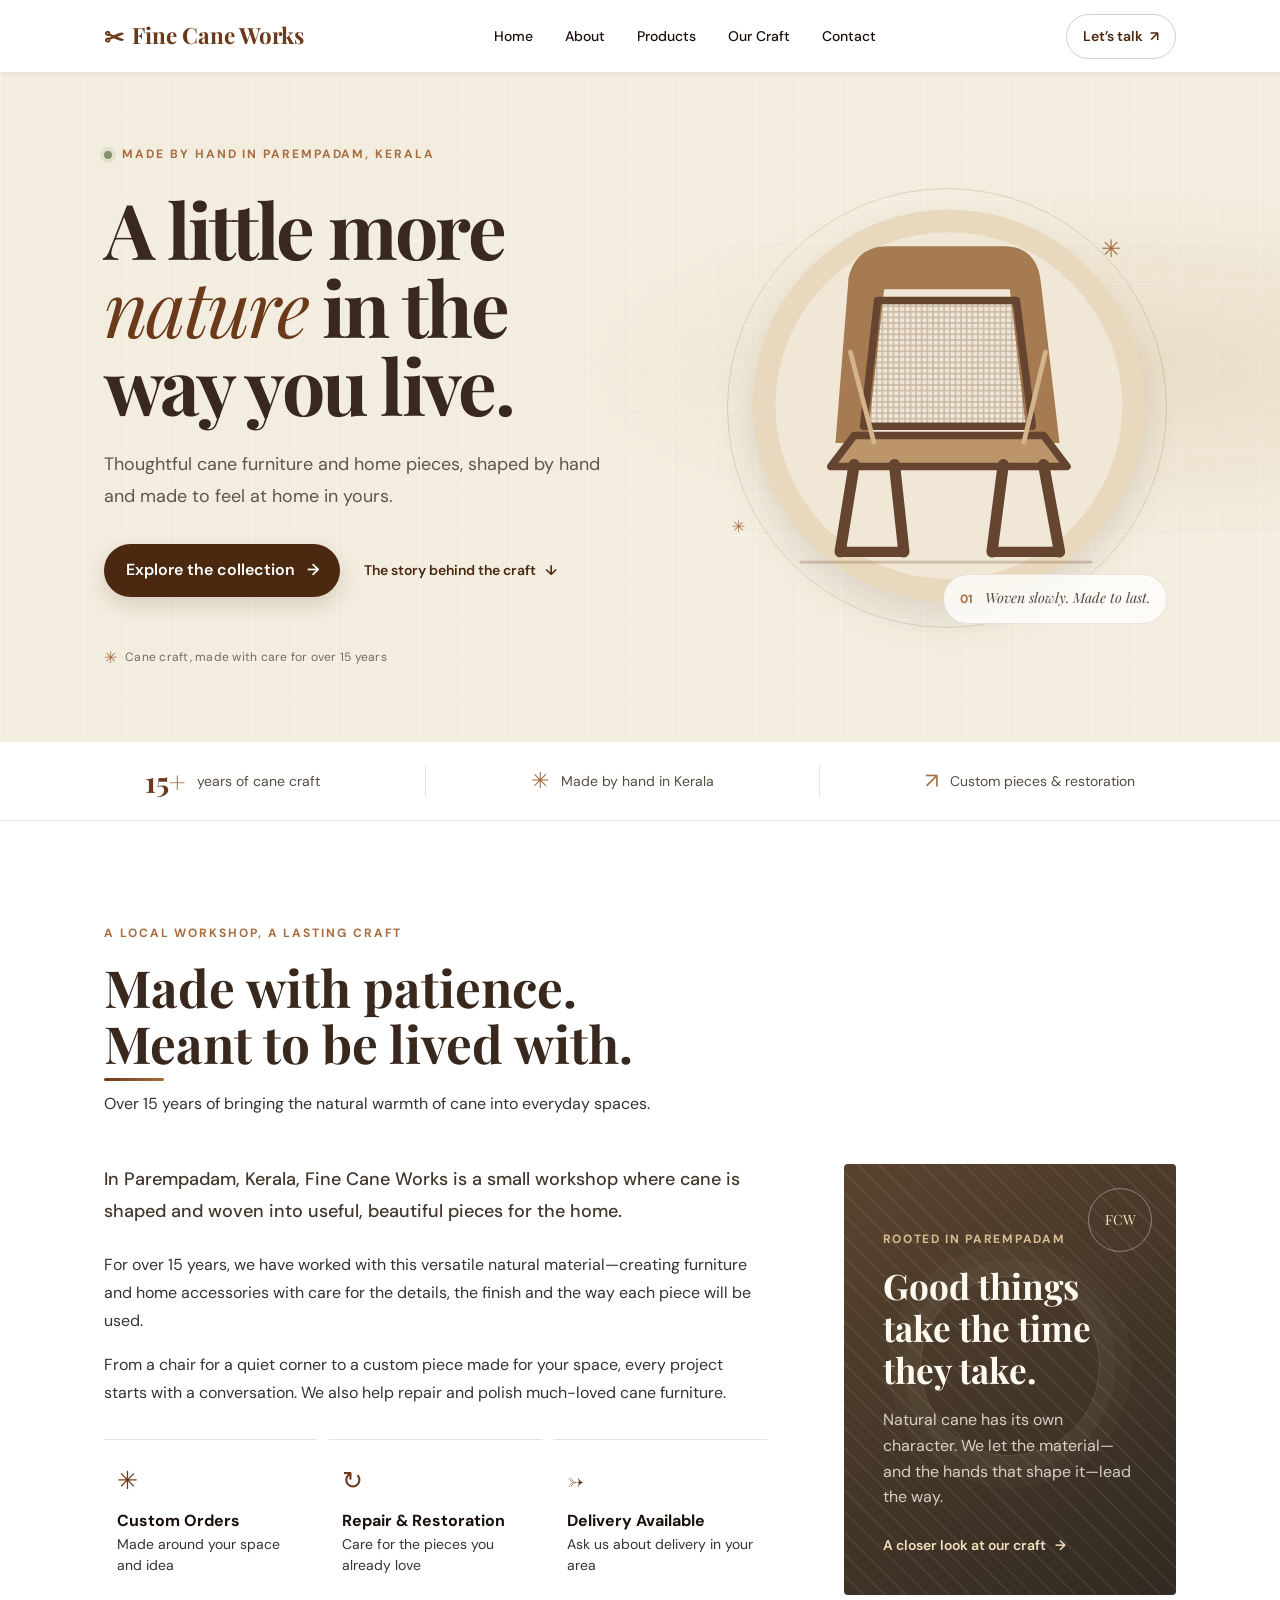
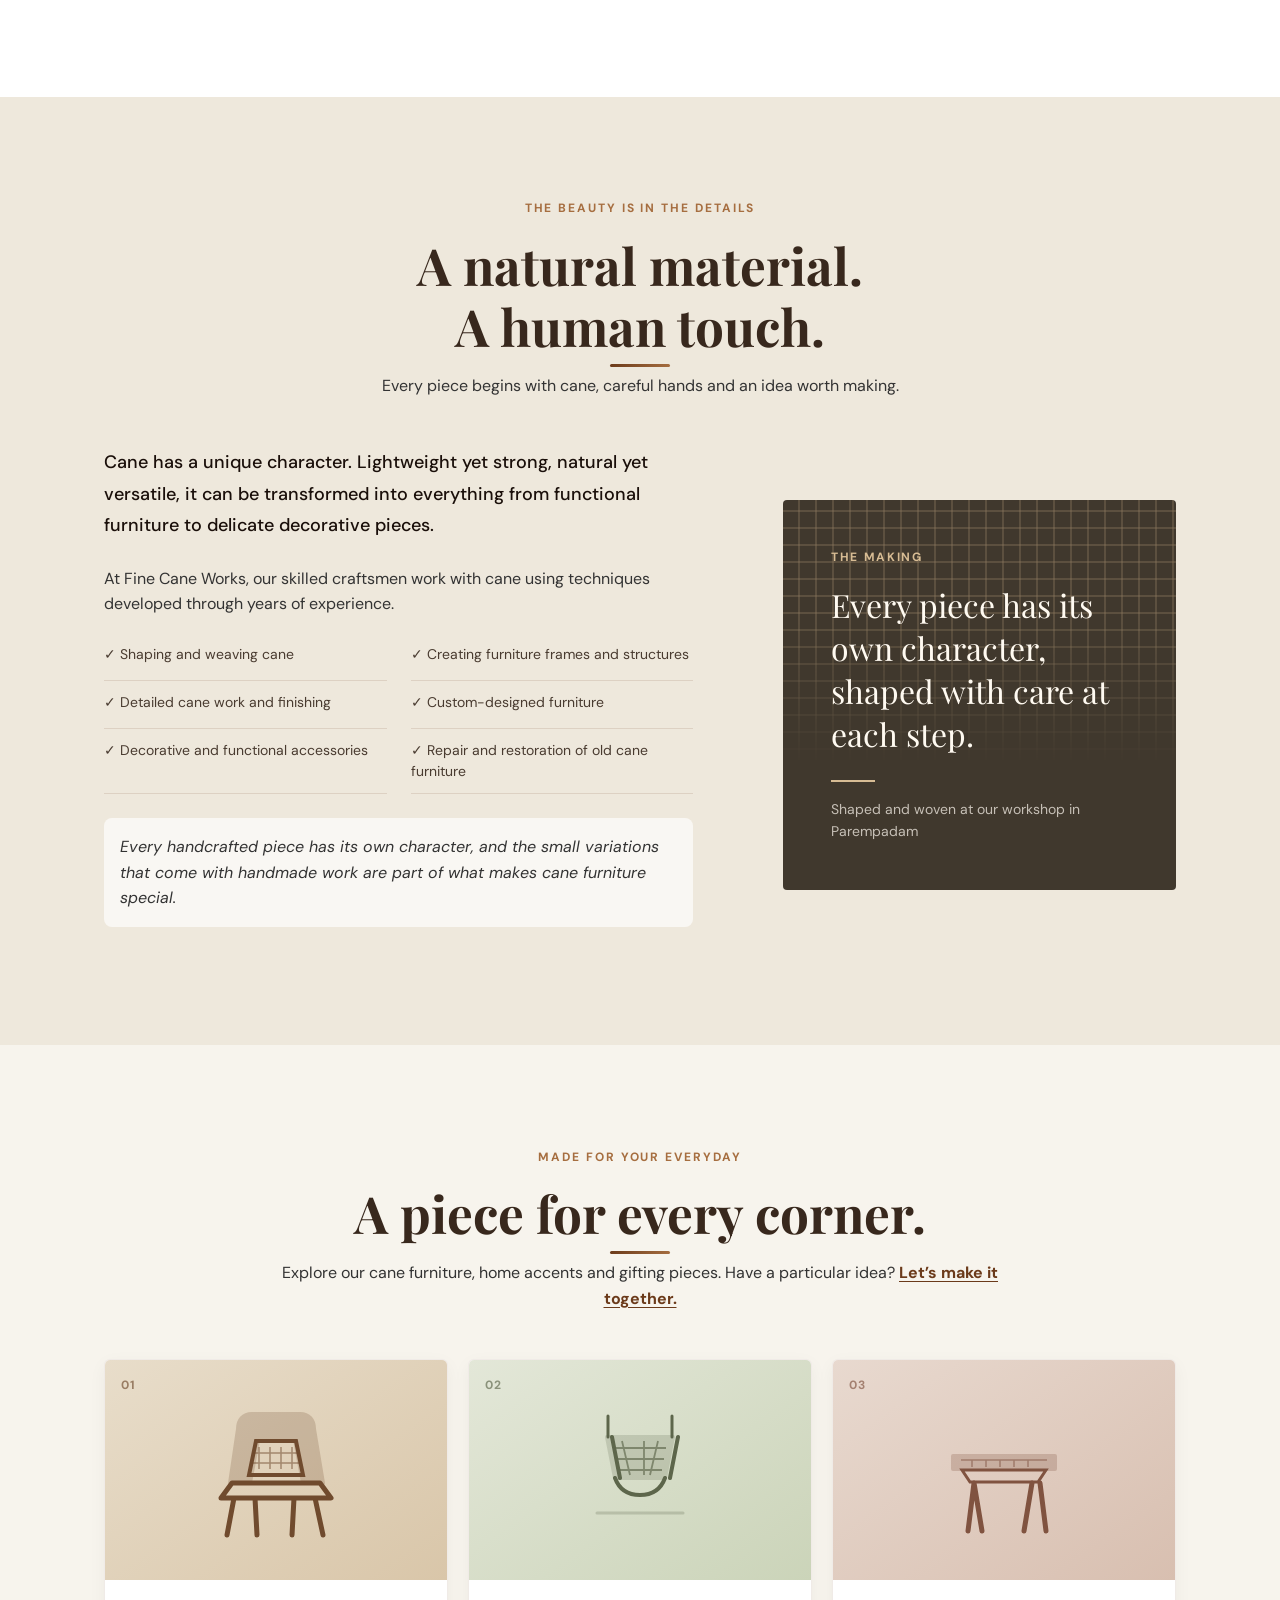
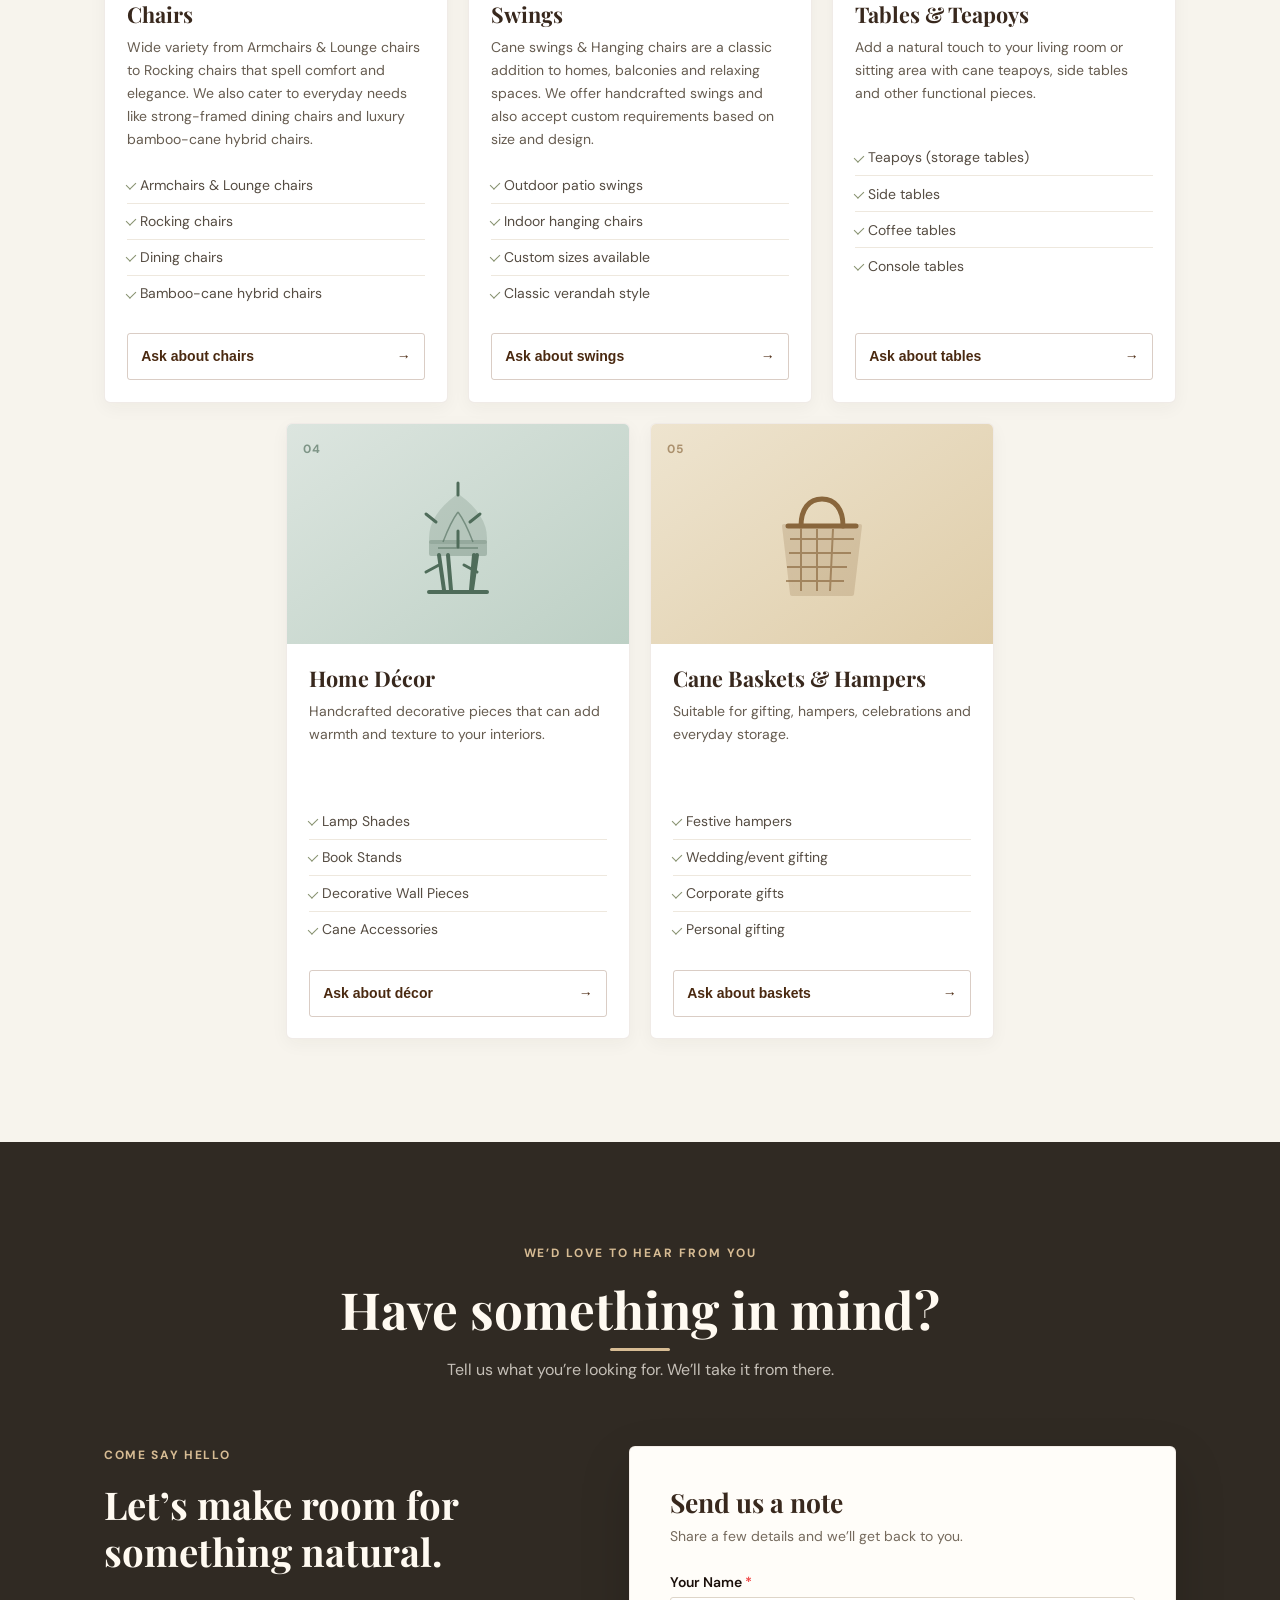
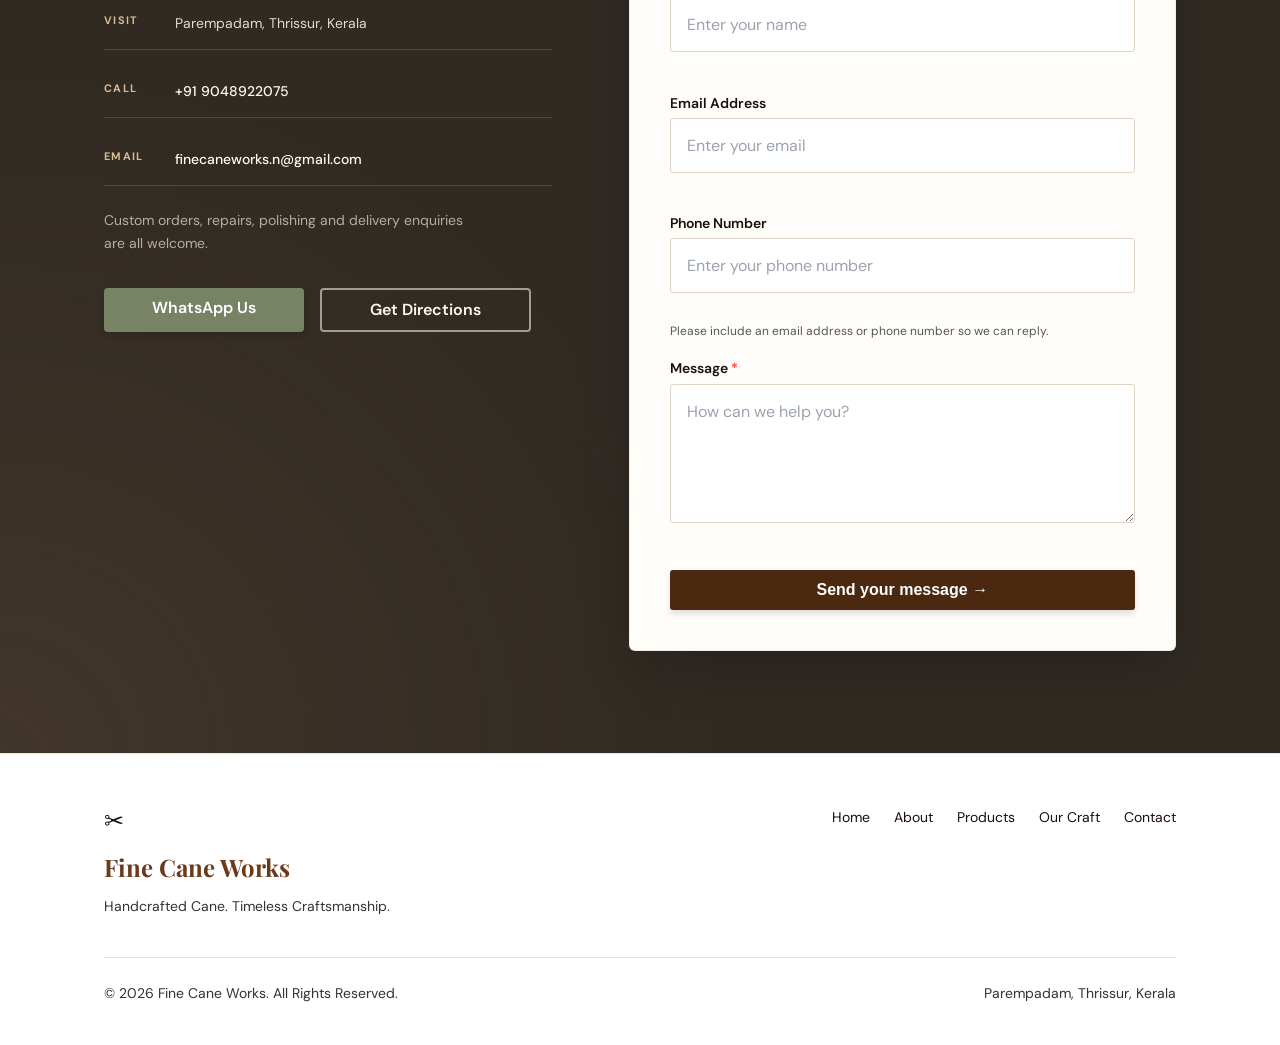
<file: index.html>
<!DOCTYPE html>
<html lang="en">
<head>
    <meta charset="UTF-8">
    <meta name="viewport" content="width=device-width, initial-scale=1.0">
    <meta name="description" content="Handcrafted & Timeless Craftsmanship - Fine Cane Works, Parempadam, Thrissur. 15+ years of expertise in cane furniture, swings, teapoys, home décor & baskets.">
    <meta name="keywords" content="cane furniture, Kerala crafts, handcrafted, swings, tables, teapoys, home decor, baskets, custom orders, repair, Thrissur">
    <title>Fine Cane Works | Handcrafted Cane Furniture, Kerala</title>

    <!-- Preload fonts -->
    <link rel="preconnect" href="https://fonts.googleapis.com">
    <link rel="preconnect" href="https://fonts.gstatic.com" crossorigin>
    <link href="https://fonts.googleapis.com/css2?family=Playfair+Display:wght@400;700&family=DM+Sans:wght@400;500;600;700&display=swap" rel="stylesheet">

    <!-- Favicon -->
    <link rel="icon" type="image/svg+xml" href="favicon.svg">

    <link rel="stylesheet" href="style.css">
</head>

<body>
    <!-- Skip to content link for accessibility -->
    <a href="#main-content" class="skip-link">Skip to main content</a>

    <!-- Header / Navigation -->
    <header class="site-header">
        <div class="container">
            <a href="index.html" class="logo" aria-label="Fine Cane Works home">
                <span class="logo-icon" aria-hidden="true">✂</span>
                <span class="logo-text">Fine Cane Works</span>
            </a>

            <nav class="main-nav" aria-label="Main navigation">
                <button class="mobile-menu-btn" aria-expanded="false" aria-controls="mobile-menu" aria-label="Toggle mobile menu">
                    <span class="hamburger"></span>
                    <span class="close-icon" aria-hidden="true">✕</span>
                </button>

                <ul class="nav-links" id="mobile-menu">
                    <li><a href="#home" class="nav-link">Home</a></li>
                    <li><a href="#about" class="nav-link">About</a></li>
                    <li><a href="#products" class="nav-link">Products</a></li>
                    <li><a href="#craft" class="nav-link">Our Craft</a></li>
                    <li><a href="#contact" class="nav-link">Contact</a></li>
                </ul>
            </nav>
            <a href="#contact" class="header-cta">Let’s talk <span aria-hidden="true">↗</span></a>
        </div>
    </header>

    <!-- Main Content -->
    <main id="main-content">

        <!-- Home / Hero Section -->
        <section id="home" class="hero">
            <div class="container">
                <div class="hero-content">
                    <p class="hero-eyebrow"><span aria-hidden="true"></span> MADE BY HAND IN PAREMPADAM, KERALA</p>
                    <h1 class="hero-title">A little more <em>nature</em> in the way you live.</h1>
                    <p class="hero-subtitle">Thoughtful cane furniture and home pieces, shaped by hand and made to feel at home in yours.</p>
                    <div class="hero-cta">
                        <a href="#products" class="btn btn-primary">Explore the collection <span aria-hidden="true">→</span></a>
                        <a href="#about" class="hero-text-link">The story behind the craft <span aria-hidden="true">↓</span></a>
                    </div>
                    <p class="hero-footnote"><span aria-hidden="true">✳</span> Cane craft, made with care for over 15 years</p>
                </div>
                <div class="hero-art" aria-hidden="true">
                    <span class="hero-art-ring"></span>
                    <svg class="hero-chair" viewBox="0 0 480 500" fill="none" xmlns="http://www.w3.org/2000/svg">
                        <defs>
                            <pattern id="cane-weave" width="12" height="12" patternUnits="userSpaceOnUse">
                                <path d="M0 3H12M0 9H12M3 0V12M9 0V12" stroke="#75543A" stroke-opacity=".35" stroke-width="1.5"/>
                            </pattern>
                        </defs>
                        <circle cx="242" cy="247" r="209" fill="#E8D8BD"/>
                        <circle cx="242" cy="247" r="185" fill="#F0E7D7"/>
                        <path d="M135 111C140 90 153 77 176 77H302C325 77 338 92 340 115L360 287H326L307 123H173L155 287H121L135 111Z" fill="#A77B51"/>
                        <path d="M166 135H314L331 269H151L166 135Z" fill="url(#cane-weave)" stroke="#65452F" stroke-width="8" stroke-linejoin="round"/>
                        <path d="M141 279H343L368 312H116L141 279Z" fill="#BD956A" stroke="#65452F" stroke-width="8" stroke-linejoin="round"/>
                        <path d="M141 310L126 403M343 310L360 403M184 310L194 403M300 310L288 403" stroke="#65452F" stroke-width="12" stroke-linecap="round"/>
                        <path d="M126 403H193M289 403H360" stroke="#65452F" stroke-width="11" stroke-linecap="round"/>
                        <path d="M162 286L137 190M322 286L345 190" stroke="#D3B48D" stroke-width="5" stroke-linecap="round"/>
                        <path d="M84 414H394" stroke="#8D6A4D" stroke-opacity=".35" stroke-width="3" stroke-linecap="round"/>
                    </svg>
                    <span class="hero-art-caption"><span>01</span> Woven slowly. Made to last.</span>
                    <span class="hero-spark hero-spark-one">✳</span>
                    <span class="hero-spark hero-spark-two">✳</span>
                </div>
            </div>
        </section>

        <section class="proof-strip" aria-label="Fine Cane Works at a glance">
            <div class="container proof-strip-inner">
                <p><span class="proof-number">15<span>+</span></span><span class="proof-label">years of cane craft</span></p>
                <span class="proof-divider" aria-hidden="true"></span>
                <p><span class="proof-mark" aria-hidden="true">✳</span><span class="proof-label">Made by hand in Kerala</span></p>
                <span class="proof-divider" aria-hidden="true"></span>
                <p><span class="proof-mark" aria-hidden="true">↗</span><span class="proof-label">Custom pieces &amp; restoration</span></p>
            </div>
        </section>

        <!-- About Section -->
        <section id="about" class="about">
            <div class="container">
                <header class="section-header">
                    <p class="section-kicker">A LOCAL WORKSHOP, A LASTING CRAFT</p>
                    <h2 class="section-title">Made with patience.<br>Meant to be lived with.</h2>
                    <p class="section-subtitle">Over 15 years of bringing the natural warmth of cane into everyday spaces.</p>
                </header>

                <div class="about-grid">
                    <div class="about-text">
                        <p class="lead">
                            In Parempadam, Kerala, Fine Cane Works is a small workshop where cane is shaped and woven into useful, beautiful pieces for the home.
                        </p>

                        <p>
                            For over 15 years, we have worked with this versatile natural material—creating furniture and home accessories with care for the details, the finish and the way each piece will be used.
                        </p>

                        <p>
                            From a chair for a quiet corner to a custom piece made for your space, every project starts with a conversation. We also help repair and polish much-loved cane furniture.
                        </p>

                        <div class="features-grid">
                            <div class="feature-item">
                                <span class="feature-icon" aria-hidden="true">✳</span>
                                <h4>Custom Orders</h4>
                                <p>Made around your space and idea</p>
                            </div>
                            <div class="feature-item">
                                <span class="feature-icon" aria-hidden="true">↻</span>
                                <h4>Repair &amp; Restoration</h4>
                                <p>Care for the pieces you already love</p>
                            </div>
                            <div class="feature-item">
                                <span class="feature-icon" aria-hidden="true">→</span>
                                <h4>Delivery Available</h4>
                                <p>Ask us about delivery in your area</p>
                            </div>
                        </div>
                    </div>
                    <aside class="about-aside">
                        <span class="about-aside-mark" aria-hidden="true">FCW</span>
                        <p class="about-aside-kicker">ROOTED IN PAREMPADAM</p>
                        <h3>Good things take the time they take.</h3>
                        <p>Natural cane has its own character. We let the material—and the hands that shape it—lead the way.</p>
                        <a href="#craft" class="about-aside-link">A closer look at our craft <span aria-hidden="true">→</span></a>
                        <span class="about-aside-decoration" aria-hidden="true"></span>
                    </aside>
                </div>
            </div>
        </section>

        <!-- Our Craft Section -->
        <section id="craft" class="craft">
            <div class="container">
                <header class="section-header">
                    <p class="section-kicker">THE BEAUTY IS IN THE DETAILS</p>
                    <h2 class="section-title">A natural material.<br>A human touch.</h2>
                    <p class="section-subtitle">Every piece begins with cane, careful hands and an idea worth making.</p>
                </header>

                <div class="craft-content">
                    <div class="craft-text">
                        <p class="lead">
                            Cane has a unique character. Lightweight yet strong, natural yet versatile, it can be transformed into everything from functional furniture to delicate decorative pieces.
                        </p>

                        <p>
                            At Fine Cane Works, our skilled craftsmen work with cane using techniques developed through years of experience.
                        </p>

                        <div class="craft-features">
                            <ul class="craft-list">
                                <li>✓ Shaping and weaving cane</li>
                                <li>✓ Creating furniture frames and structures</li>
                                <li>✓ Detailed cane work and finishing</li>
                                <li>✓ Custom-designed furniture</li>
                                <li>✓ Decorative and functional accessories</li>
                                <li>✓ Repair and restoration of old cane furniture</li>
                            </ul>
                        </div>

                        <p class="craft-note">
                            Every handcrafted piece has its own character, and the small variations that come with handmade work are part of what makes cane furniture special.
                        </p>
                    </div>
                    <aside class="craft-highlight">
                        <div class="craft-highlight-pattern" aria-hidden="true"></div>
                        <span class="craft-highlight-index">THE MAKING</span>
                        <p class="craft-highlight-quote">Every piece has its own character, shaped with care at each step.</p>
                        <span class="craft-highlight-rule" aria-hidden="true"></span>
                        <p class="craft-highlight-caption">Shaped and woven at our workshop in Parempadam</p>
                    </aside>
                </div>
            </div>
        </section>

        <!-- Products Section -->
        <section id="products" class="products">
            <div class="container">
                <header class="section-header">
                    <p class="section-kicker">MADE FOR YOUR EVERYDAY</p>
                    <h2 class="section-title">A piece for every corner.</h2>
                    <p class="section-subtitle">Explore our cane furniture, home accents and gifting pieces. Have a particular idea? <a href="#contact" class="inline-link">Let’s make it together.</a></p>
                </header>

                <div class="product-grid">
                    <!-- Chairs Product -->
                    <article class="product-card">
                        <div class="product-image product-art-chair">
                            <span class="product-number">01</span>
                            <svg class="product-illustration" viewBox="0 0 180 150" fill="none" aria-hidden="true">
                                <path d="M52 27c0-9 5-15 14-15h48c9 0 14 6 14 15l9 54h-20l-8-43H72l-8 43H44l8-54Z" fill="currentColor" opacity=".22" stroke="currentColor" stroke-width="4" stroke-linejoin="round"/>
                                <path d="M70 39h40l7 34H63l7-34Z" stroke="currentColor" stroke-width="4"/>
                                <path d="M46 81h88l11 15H35l11-15ZM48 96l-7 37m88-37 8 37M69 96l2 37m37-37-2 37" stroke="currentColor" stroke-width="5" stroke-linecap="round" stroke-linejoin="round"/>
                                <path d="M73 45v22m11-22v22m11-22v22m11-22v22M66 51h47m-49 10h51" stroke="currentColor" stroke-width="1.5" opacity=".55"/>
                            </svg>
                        </div>
                        <div class="product-info">
                            <h3 class="product-name">Chairs</h3>
                            <p class="product-description">
                                Wide variety from Armchairs & Lounge chairs to Rocking chairs that spell comfort and elegance. We also cater to everyday needs like strong-framed dining chairs and luxury bamboo-cane hybrid chairs.
                            </p>
                            <ul class="product-features">
                                <li>Armchairs & Lounge chairs</li>
                                <li>Rocking chairs</li>
                                <li>Dining chairs</li>
                                <li>Bamboo-cane hybrid chairs</li>
                            </ul>
                            <button class="btn btn-outline" data-product="chairs">Ask about chairs <span aria-hidden="true">→</span></button>
                        </div>
                    </article>

                    <!-- Swings Product -->
                    <article class="product-card">
                        <div class="product-image product-art-swing">
                            <span class="product-number">02</span>
                            <svg class="product-illustration" viewBox="0 0 180 150" fill="none" aria-hidden="true">
                                <path d="M58 14v21m64-21v21" stroke="currentColor" stroke-width="3" stroke-linecap="round"/>
                                <path d="M57 35h66l-8 41H65l-8-41Z" fill="currentColor" opacity=".2" stroke="currentColor" stroke-width="4" stroke-linejoin="round"/>
                                <path d="M64 46h52M66 57h48M68 68h44M72 39l8 34m14-34v34m14-34-8 34" stroke="currentColor" stroke-width="1.8" opacity=".65"/>
                                <path d="M65 76c4 11 12 17 25 17s21-6 25-17m-53-41 8 41m58-41-8 41" stroke="currentColor" stroke-width="4" stroke-linecap="round"/>
                                <path d="M47 111h86" stroke="currentColor" stroke-width="3" stroke-linecap="round" opacity=".25"/>
                            </svg>
                        </div>
                        <div class="product-info">
                            <h3 class="product-name">Swings</h3>
                            <p class="product-description">
                                Cane swings &amp; Hanging chairs are a classic addition to homes, balconies and relaxing spaces. We offer handcrafted swings and also accept custom requirements based on size and design.
                            </p>
                            <ul class="product-features">
                                <li>Outdoor patio swings</li>
                                <li>Indoor hanging chairs</li>
                                <li>Custom sizes available</li>
                                <li>Classic verandah style</li>
                            </ul>
                            <button class="btn btn-outline" data-product="swing">Ask about swings <span aria-hidden="true">→</span></button>
                        </div>
                    </article>

                    <!-- Tables Product -->
                    <article class="product-card">
                        <div class="product-image product-art-table">
                            <span class="product-number">03</span>
                            <svg class="product-illustration" viewBox="0 0 180 150" fill="none" aria-hidden="true">
                                <path d="M39 54h102v13H39z" fill="currentColor" opacity=".25" stroke="currentColor" stroke-width="4" stroke-linejoin="round"/>
                                <path d="M48 68h84l-8 12H56l-8-12Z" stroke="currentColor" stroke-width="3"/>
                                <path d="m60 81-6 48m72-48 6 48m-72-48 8 48m50-48-8 48" stroke="currentColor" stroke-width="5" stroke-linecap="round"/>
                                <path d="M47 58h86m-75 0v7m14-7v7m14-7v7m14-7v7m14-7v7" stroke="currentColor" stroke-width="1.5" opacity=".55"/>
                            </svg>
                        </div>
                        <div class="product-info">
                            <h3 class="product-name">Tables &amp; Teapoys</h3>
                            <p class="product-description">
                                Add a natural touch to your living room or sitting area with cane teapoys, side tables and other functional pieces.
                            </p>
                            <ul class="product-features">
                                <li>Teapoys (storage tables)</li>
                                <li>Side tables</li>
                                <li>Coffee tables</li>
                                <li>Console tables</li>
                            </ul>
                            <button class="btn btn-outline" data-product="table">Ask about tables <span aria-hidden="true">→</span></button>
                        </div>
                    </article>

                    <!-- Home Décor Product -->
                    <article class="product-card">
                        <div class="product-image product-art-decor">
                            <span class="product-number">04</span>
                            <svg class="product-illustration" viewBox="0 0 180 150" fill="none" aria-hidden="true">
                                <path d="M90 18v12m-32 19 10 8m44-8-10 8M90 82V66m-32 41 13-7m38 7-13-7" stroke="currentColor" stroke-width="3" stroke-linecap="round"/>
                                <path d="M90 31c18 13 27 27 27 42v4H63v-4c0-15 9-29 27-42Z" fill="currentColor" opacity=".18" stroke="currentColor" stroke-width="4" stroke-linejoin="round"/>
                                <path d="M63 77h54v12H63z" fill="currentColor" opacity=".3" stroke="currentColor" stroke-width="4" stroke-linejoin="round"/>
                                <path d="m71 90 5 35m33-35-5 35m-24-35 3 35m23-35-3 35M61 127h58" stroke="currentColor" stroke-width="4" stroke-linecap="round"/>
                                <path d="M75 77c5-13 9-22 15-30m15 30c-5-13-9-22-15-30M70 83h40" stroke="currentColor" stroke-width="1.5" opacity=".6"/>
                            </svg>
                        </div>
                        <div class="product-info">
                            <h3 class="product-name">Home Décor</h3>
                            <p class="product-description">
                                Handcrafted decorative pieces that can add warmth and texture to your interiors.
                            </p>
                            <ul class="product-features">
                                <li>Lamp Shades</li>
                                <li>Book Stands</li>
                                <li>Decorative Wall Pieces</li>
                                <li>Cane Accessories</li>
                            </ul>
                            <button class="btn btn-outline" data-product="decor">Ask about décor <span aria-hidden="true">→</span></button>
                        </div>
                    </article>

                    <!-- Baskets Product -->
                    <article class="product-card">
                        <div class="product-image product-art-basket">
                            <span class="product-number">05</span>
                            <svg class="product-illustration" viewBox="0 0 180 150" fill="none" aria-hidden="true">
                                <path d="M52 61h76l-8 68H60l-8-68Z" fill="currentColor" opacity=".2" stroke="currentColor" stroke-width="4" stroke-linejoin="round"/>
                                <path d="M69 61c0-17 8-27 21-27s21 10 21 27" stroke="currentColor" stroke-width="5" stroke-linecap="round"/>
                                <path d="M58 74h64m-65 14h62m-64 14h60m-61 14h58m-43-52v62m16-62v62m16-62-3 62" stroke="currentColor" stroke-width="2" opacity=".65"/>
                                <path d="M56 61h68" stroke="currentColor" stroke-width="5" stroke-linecap="round"/>
                            </svg>
                        </div>
                        <div class="product-info">
                            <h3 class="product-name">Cane Baskets &amp; Hampers</h3>
                            <p class="product-description">
                                Suitable for gifting, hampers, celebrations and everyday storage.
                            </p>
                            <ul class="product-features">
                                <li>Festive hampers</li>
                                <li>Wedding/event gifting</li>
                                <li>Corporate gifts</li>
                                <li>Personal gifting</li>
                            </ul>
                            <button class="btn btn-outline" data-product="basket">Ask about baskets <span aria-hidden="true">→</span></button>
                        </div>
                    </article>
                </div>
            </div>
        </section>

        <!-- Contact Section -->
        <section id="contact" class="contact">
            <div class="container">
                <header class="section-header">
                    <p class="section-kicker">WE’D LOVE TO HEAR FROM YOU</p>
                    <h2 class="section-title">Have something in mind?</h2>
                    <p class="section-subtitle">Tell us what you’re looking for. We’ll take it from there.</p>
                </header>

                <div class="contact-content">
                    <div class="contact-info">
                        <address class="contact-address">
                            <p class="contact-kicker">COME SAY HELLO</p>
                            <h3 class="contact-heading">Let’s make room for something natural.</h3>
                            <p class="contact-detail"><span class="contact-detail-label">VISIT</span><span>Parempadam, Thrissur, Kerala</span></p>
                            <p class="contact-detail"><span class="contact-detail-label">CALL</span><a href="tel:+919048922075" class="contact-link">+91 9048922075</a></p>
                            <p class="contact-detail"><span class="contact-detail-label">EMAIL</span><a href="mailto:finecaneworks.n@gmail.com" class="contact-link">finecaneworks.n@gmail.com</a></p>
                            <p class="contact-note">Custom orders, repairs, polishing and delivery enquiries are all welcome.</p>
                        </address>

                        <div class="contact-actions">
                            <a href="https://wa.me/919048922075" class="btn btn-secondary" target="_blank" rel="noopener">WhatsApp Us</a>
                            <a href="https://www.google.com/maps/place/Fine+Cane+Works/@10.677283,76.0800946,17z/data=!3m1!4b1!4m6!3m5!1s0x3ba7bf4c0ff1fd77:0x78ec041d81c19f2d!8m2!3d10.677283!4d76.0826695!16s%2Fg%2F11n015nrp_?entry=ttu&g_ep=EgoyMDI2MTAyOC4wIKXMDSoASAFQAw%3D%3D" target="_blank" rel="noopener noreferrer" class="btn btn-outline">Get Directions</a>
                        </div>
                    </div>

                    <div class="contact-form-container">
                        <form id="contact-form" class="contact-form" novalidate method="POST" action="https://formsubmit.co/finecaneworks.n@gmail.com">
                            <!-- Formsubmit.com form - free, no adblock issues -->
                            <div class="contact-form-intro">
                                <h3>Send us a note</h3>
                                <p>Share a few details and we’ll get back to you.</p>
                            </div>
                            <div class="form-group">
                                <label for="name" class="form-label">Your Name <span class="required">*</span></label>
                                <input type="text" id="name" name="name" class="form-input" placeholder="Enter your name" required aria-required="true" minlength="2">
                                <span class="error-message" id="name-error" aria-live="polite"></span>
                            </div>

                            <div class="form-group">
                                <label for="email" class="form-label">Email Address</label>
                                <input type="email" id="email" name="email" class="form-input" placeholder="Enter your email" autocomplete="email">
                                <span class="error-message" id="email-error" aria-live="polite"></span>
                            </div>

                            <div class="form-group">
                                <label for="phone" class="form-label">Phone Number</label>
                                <input type="tel" id="phone" name="phone" class="form-input" placeholder="Enter your phone number" autocomplete="tel">
                                <span class="error-message" id="phone-error" aria-live="polite"></span>
                                <p class="help-text contact-help">Please include an email address or phone number so we can reply.</p>
                            </div>

                            <div class="form-group">
                                <label for="message" class="form-label">Message <span class="required">*</span></label>
                                <textarea id="message" name="message" class="form-textarea" placeholder="How can we help you?" required aria-required="true" minlength="10" rows="5"></textarea>
                                <span class="error-message" id="message-error" aria-live="polite"></span>
                            </div>

                            <button type="submit" class="btn btn-primary btn-block">Send your message <span aria-hidden="true">→</span></button>
                            <div class="form-success" id="form-success" role="alert" aria-live="polite"></div>
                            <div class="form-error" id="form-error" role="alert" aria-live="polite"></div>
                        </form>
                    </div>
                </div>
            </div>
        </section>

    </main>

    <!-- Footer -->
    <footer class="site-footer">
        <div class="container">
            <div class="footer-content">
                <div class="footer-brand">
                    <span class="footer-icon" aria-hidden="true">✂</span>
                    <span class="footer-logo">Fine Cane Works</span>
                    <p class="footer-tagline">Handcrafted Cane. Timeless Craftsmanship.</p>
                </div>

                <div class="footer-nav">
                    <nav aria-label="Footer navigation">
                        <a href="#home" class="footer-link">Home</a>
                        <a href="#about" class="footer-link">About</a>
                        <a href="#products" class="footer-link">Products</a>
                        <a href="#craft" class="footer-link">Our Craft</a>
                        <a href="#contact" class="footer-link">Contact</a>
                    </nav>
                </div>
            </div>

            <div class="footer-bottom">
                <p class="footer-copyright">&copy; <span id="current-year">2026</span> Fine Cane Works. All Rights Reserved.</p>
                <p class="footer-location">Parempadam, Thrissur, Kerala</p>
            </div>
        </div>
    </footer>

    <!-- JavaScript -->
    <script src="script.js"></script>
</body>

</html>
</file>
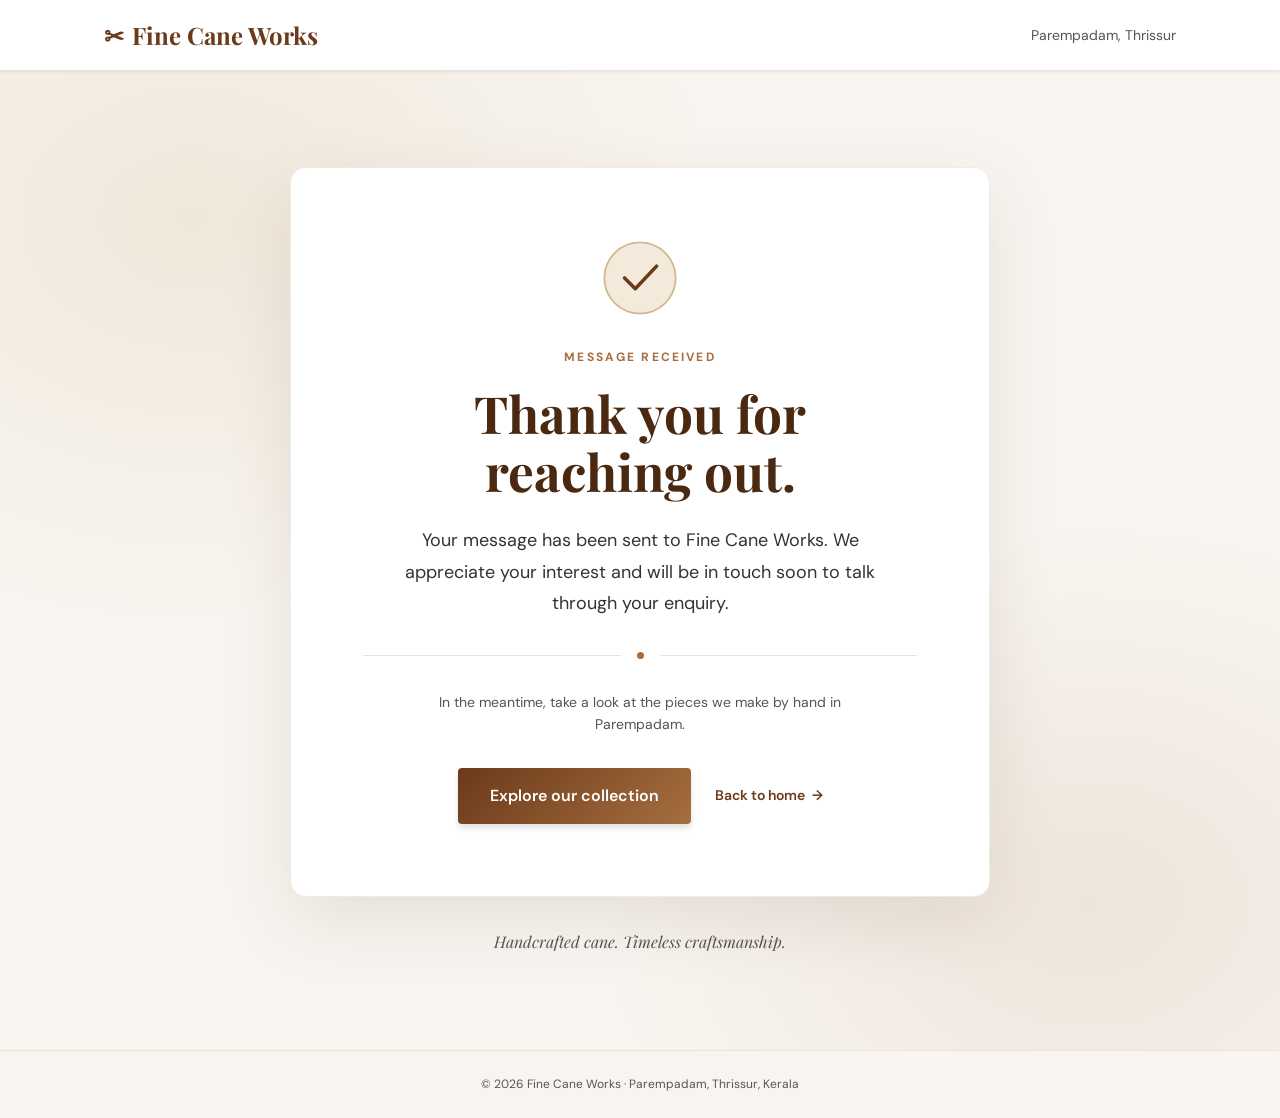
<file: thanks.html>
<!DOCTYPE html>
<html lang="en">
<head>
    <meta charset="UTF-8">
    <meta name="viewport" content="width=device-width, initial-scale=1.0">
    <meta name="description" content="Thank you for contacting Fine Cane Works. We look forward to helping with your cane furniture enquiry.">
    <meta name="theme-color" content="#f8f5f0">
    <title>Thank You | Fine Cane Works</title>
    <link rel="preconnect" href="https://fonts.googleapis.com">
    <link rel="preconnect" href="https://fonts.gstatic.com" crossorigin>
    <link href="https://fonts.googleapis.com/css2?family=Playfair+Display:wght@400;700&family=DM+Sans:wght@400;500;600;700&display=swap" rel="stylesheet">
    <link rel="icon" type="image/svg+xml" href="favicon.svg">
    <link rel="stylesheet" href="style.css">
</head>
<body class="thank-you-body">
    <a href="#main-content" class="skip-link">Skip to main content</a>

    <header class="site-header thank-you-header">
        <div class="container header-container">
            <a href="index.html" class="logo" aria-label="Fine Cane Works home">
                <span class="logo-icon" aria-hidden="true">✂</span>
                <span class="logo-text">Fine Cane Works</span>
            </a>
            <span class="thank-you-location">Parempadam, Thrissur</span>
        </div>
    </header>

    <main id="main-content" class="thank-you-main">
        <section class="thank-you-page" aria-labelledby="thank-you-title">
            <div class="thank-you-card">
                <div class="thank-you-icon" aria-hidden="true">
                    <svg viewBox="0 0 64 64" focusable="false">
                        <circle cx="32" cy="32" r="30"></circle>
                        <path d="m19 32 9 9 18-19"></path>
                    </svg>
                </div>
                <p class="thank-you-eyebrow">MESSAGE RECEIVED</p>
                <h1 class="thank-you-title" id="thank-you-title">Thank you for reaching out.</h1>
                <p class="thank-you-message">
                    Your message has been sent to Fine Cane Works. We appreciate your interest and will be in touch soon to talk through your enquiry.
                </p>
                <div class="thank-you-divider" aria-hidden="true"><span></span></div>
                <p class="thank-you-note">In the meantime, take a look at the pieces we make by hand in Parempadam.</p>
                <div class="thank-you-actions">
                    <a href="index.html#products" class="btn btn-primary thank-you-btn">Explore our collection</a>
                    <a href="index.html" class="thank-you-home-link">Back to home <span aria-hidden="true">→</span></a>
                </div>
            </div>
            <p class="thank-you-signoff">Handcrafted cane. Timeless craftsmanship.</p>
        </section>
    </main>

    <footer class="thank-you-footer">
        <p>&copy; <span id="current-year">2026</span> Fine Cane Works <span aria-hidden="true">·</span> Parempadam, Thrissur, Kerala</p>
    </footer>
    <script>
        document.getElementById('current-year').textContent = new Date().getFullYear();
    </script>
</body>
</html>
</file>
<file: style.css>
/* ========================================
   Fine Cane Works - Clean Website
   No Images - Text Focused Design
   ======================================== */

:root {
    /* High Contrast Colors */
    --color-primary: #6B3A1A;
    --color-primary-dark: #4a2910;
    --color-secondary: #D4B88C;
    --color-accent: #A66E40;
    --color-text: #1a0f0a;
    --color-text-medium: #333333;
    --color-text-light: #555555;
    --color-white: #FFFFFF;
    --color-light-bg: #F8F5F0;
    --color-light-border: #E8E4DA;
    --color-success: #10b981;
    --color-error: #ef4444;

    /* Gradients */
    --gradient-primary: linear-gradient(135deg, var(--color-primary), var(--color-accent));

    /* Spacing */
    --spacing-xs: 0.25rem;
    --spacing-sm: 0.5rem;
    --spacing-md: 1rem;
    --spacing-lg: 1.5rem;
    --spacing-xl: 2rem;
    --spacing-xxl: 3rem;
    --spacing-xxxl: 4rem;

    /* Typography */
    --font-heading: 'Playfair Display', serif;
    --font-body: 'DM Sans', sans-serif;
    --font-size-xs: 0.75rem;
    --font-size-sm: 0.875rem;
    --font-size-base: 1rem;
    --font-size-lg: 1.125rem;
    --font-size-xl: 1.25rem;
    --font-size-xxl: 1.5rem;
    --font-size-xxxl: 2rem;
    --font-size-hero: 2.8rem;
    --line-height-tight: 1.2;
    --line-height-normal: 1.6;
    --line-height-loose: 1.75;

    /* Effects */
    --transition-speed: 0.3s;
    --transition-easing: ease;
    --shadow-sm: 0 1px 3px rgba(0, 0, 0, 0.08);
    --shadow-md: 0 4px 6px rgba(0, 0, 0, 0.12);
    --shadow-lg: 0 10px 25px rgba(0, 0, 0, 0.15);
    --shadow-xl: 0 20px 40px rgba(0, 0, 0, 0.18);
    --border-radius: 8px;
    --border-radius-sm: 4px;
}

/* Reset & Base */
*, *::before, *::after {
    box-sizing: border-box;
    margin: 0;
    padding: 0;
}

html {
    scroll-behavior: smooth;
    font-size: 100%;
    -webkit-font-smoothing: antialiased;
    -moz-osx-font-smoothing: grayscale;
}

body {
    font-family: var(--font-body);
    font-size: var(--font-size-base);
    line-height: var(--line-height-normal);
    color: var(--color-text);
    background-color: var(--color-light-bg);
    font-weight: 400;
}

/* Typography */
h1, h2, h3, h4, h5, h6 {
    font-family: var(--font-heading);
    line-height: var(--line-height-tight);
    font-weight: 700;
    color: var(--color-text);
    margin-bottom: var(--spacing-md);
}

h1 { font-size: var(--font-size-hero); }
h2 { font-size: var(--font-size-xxl); }
h3 { font-size: var(--font-size-xxl); }

p {
    margin-bottom: var(--spacing-md);
    color: var(--color-text-medium);
}

a {
    color: var(--color-primary);
    text-decoration: none;
    transition: var(--transition-speed) var(--transition-easing);
}

a:hover { text-decoration: underline; }

a:focus-visible {
    outline: 2px solid var(--color-primary);
    outline-offset: 2px;
}

/* Utilities */
.container {
    width: 100%;
    max-width: 1200px;
    margin: 0 auto;
    padding: 0 var(--spacing-xxxl);
}

.text-center { text-align: center; }
.btn {
    display: inline-block;
    padding: var(--spacing-sm) var(--spacing-xxl);
    font-size: var(--font-size-base);
    font-weight: 600;
    text-align: center;
    border: none;
    border-radius: var(--border-radius-sm);
    cursor: pointer;
    transition: var(--transition-speed) var(--transition-easing);
    line-height: 1.5;
}

.btn:hover, .btn:focus-visible { transform: translateY(-2px); }

.btn-primary {
    background: var(--gradient-primary);
    color: var(--color-white);
    box-shadow: var(--shadow-md);
}

.btn-primary:hover, .btn-primary:focus-visible { box-shadow: var(--shadow-lg); }

.btn-secondary {
    background: var(--color-primary);
    color: var(--color-white);
    box-shadow: var(--shadow-md);
}

.btn-outline {
    background-color: transparent;
    color: var(--color-primary);
    border: 2px solid var(--color-primary);
}

.btn-block { width: 100%; }

.skip-link {
    position: absolute;
    top: -40px;
    left: 6px;
    background: var(--color-primary);
    color: var(--color-white);
    padding: var(--spacing-xs) var(--spacing-md);
    text-decoration: none;
    border-radius: var(--border-radius-sm);
    z-index: 1000;
    transition: var(--transition-speed) var(--transition-easing);
}

.skip-link:focus { top: 6px; }

/* Header */
.site-header {
    position: sticky;
    top: 0;
    background: var(--color-white);
    border-bottom: 1px solid var(--color-light-border);
    padding: var(--spacing-md) 0;
    z-index: 99;
    box-shadow: var(--shadow-sm);
}

.header-container {
    display: flex;
    justify-content: space-between;
    align-items: center;
}

.logo {
    display: flex;
    align-items: center;
    gap: var(--spacing-sm);
    font-family: var(--font-heading);
    font-size: var(--font-size-xxl);
    font-weight: 700;
    color: var(--color-primary);
}

.logo-icon { font-size: 1.5rem; }

.main-nav { position: relative; }

.nav-links {
    display: flex;
    gap: var(--spacing-xxl);
    list-style: none;
}

.nav-link {
    color: var(--color-text);
    font-weight: 500;
    padding: var(--spacing-sm) 0;
    position: relative;
    font-size: var(--font-size-sm);
}

.nav-link:hover, .nav-link:focus-visible { color: var(--color-primary); }

.nav-link::after {
    content: '';
    position: absolute;
    bottom: 0;
    left: 0;
    width: 0;
    height: 2px;
    background: var(--color-primary);
    transition: width var(--transition-speed) var(--transition-easing);
}

.nav-link:hover::after, .nav-link:focus-visible::after { width: 100%; }

/* Mobile Menu */
.mobile-menu-btn {
    display: none;
    background: none;
    border: none;
    cursor: pointer;
    padding: var(--spacing-sm);
    z-index: 1001;
}

.hamburger, .close-icon {
    display: block;
    width: 24px;
    height: 2px;
    background: var(--color-text);
    position: relative;
    transition: var(--transition-speed) var(--transition-easing);
}

.hamburger { position: relative; }

.hamburger::before,
.hamburger::after {
    content: '';
    position: absolute;
    left: 0;
    right: 0;
    height: 2px;
    background: var(--color-text);
    transition: var(--transition-speed) var(--transition-easing);
}

.hamburger::before { top: -8px; }
.hamburger::after { top: 8px; }

.close-icon {
    position: absolute;
    top: 0;
    left: 50%;
    transform: translateX(-50%) rotate(45deg);
    opacity: 0;
    transition: opacity var(--transition-speed) var(--transition-easing);
}

.mobile-menu-btn[aria-expanded="true"] .hamburger { background: transparent; }
.mobile-menu-btn[aria-expanded="true"] .hamburger::before { transform: rotate(-45deg) translate(-50%, 50%); }
.mobile-menu-btn[aria-expanded="true"] .hamburger::after { transform: rotate(45deg) translate(-50%, -50%); }
.mobile-menu-btn[aria-expanded="true"] .close-icon { opacity: 1; }

/* Hero Section */
.hero {
    min-height: 80vh;
    padding: var(--spacing-xxxl) var(--spacing-xxxl) var(--spacing-xxxl) var(--spacing-xxxl);
    background: var(--gradient-primary);
    display: flex;
    align-items: center;
    justify-content: center;
    text-align: center;
}

.hero-content {
    max-width: 800px;
}

.hero-title {
    font-size: var(--font-size-xxxl);
    color: var(--color-white);
    line-height: var(--line-height-tight);
    margin-bottom: var(--spacing-lg);
}

.hero-subtitle {
    font-size: var(--font-size-lg);
    color: var(--color-white);
    margin-bottom: var(--spacing-xxl);
    font-weight: 400;
}

.hero-cta {
    display: flex;
    gap: var(--spacing-md);
    flex-wrap: wrap;
    justify-content: center;
}

/* Section Styles */
section { padding: var(--spacing-xxxl) var(--spacing-xxxl); }

.section-header {
    text-align: center;
    margin-bottom: var(--spacing-xxxl);
}

.section-title {
    font-size: var(--font-size-xxxl);
    color: var(--color-primary);
    margin-bottom: var(--spacing-md);
    position: relative;
}

.section-title::after {
    content: '';
    position: absolute;
    bottom: -10px;
    left: 50%;
    transform: translateX(-50%);
    width: 60px;
    height: 3px;
    background: var(--gradient-primary);
    border-radius: 2px;
}

.section-subtitle {
    font-size: var(--font-size-lg);
    color: var(--color-text-medium);
}

.lead {
    font-size: var(--font-size-lg);
    font-weight: 500;
    color: var(--color-text);
    margin-bottom: var(--spacing-lg);
    line-height: var(--line-height-loose);
}

/* About Section */
.about {
    background: var(--color-white);
}

.about-grid {
    display: grid;
    grid-template-columns: 1fr;
    gap: var(--spacing-xxxl);
    align-items: center;
}

.about-text { color: var(--color-text); }

.about-text p {
    color: var(--color-text-medium);
    line-height: var(--line-height-loose);
}

.features-grid {
    display: grid;
    grid-template-columns: repeat(auto-fit, minmax(200px, 1fr));
    gap: var(--spacing-lg);
    margin-top: var(--spacing-lg);
}

.feature-item {
    background: var(--color-light-bg);
    padding: var(--spacing-md);
    border-radius: var(--border-radius);
    text-align: center;
    border: 1px solid var(--color-light-border);
}

.feature-item .feature-icon {
    font-size: 2rem;
    display: block;
    margin-bottom: var(--spacing-sm);
    color: var(--color-primary);
}

.feature-item h4 {
    font-size: var(--font-size-base);
    color: var(--color-text);
    margin-bottom: var(--spacing-xs);
}

.feature-item p {
    font-size: var(--font-size-sm);
    color: var(--color-text-medium);
    margin-bottom: 0;
}

.craft { background: var(--color-light-bg); }

.craft-content {
    display: grid;
    grid-template-columns: 1fr;
    gap: var(--spacing-xxxl);
    align-items: center;
}

.craft-text { color: var(--color-text); }

.craft-list {
    list-style: none;
    display: grid;
    gap: var(--spacing-sm);
}

.craft-list li {
    display: flex;
    align-items: center;
    gap: var(--spacing-xs);
    font-size: var(--font-size-sm);
    padding: var(--spacing-xs) 0;
}

.craft-note {
    margin-top: var(--spacing-lg);
    font-style: italic;
    color: var(--color-text-medium);
    padding: var(--spacing-md);
    background: var(--color-white);
    border-radius: var(--border-radius);
}

.product-grid {
    display: grid;
    grid-template-columns: repeat(auto-fit, minmax(280px, 1fr));
    gap: var(--spacing-xxl);
}

.product-card {
    background: var(--color-white);
    border-radius: var(--border-radius);
    box-shadow: var(--shadow-md);
    transition: transform var(--transition-speed) var(--transition-easing),
                box-shadow var(--transition-speed) var(--transition-easing);
    border: 1px solid var(--color-light-border);
    overflow: hidden;
}

.product-card:hover {
    transform: translateY(-8px);
    box-shadow: var(--shadow-lg);
}

.product-image {
    background: linear-gradient(135deg, var(--color-light-bg), var(--color-light-border));
    height: 200px;
    display: flex;
    align-items: center;
    justify-content: center;
}

.product-placeholder {
    display: flex;
    flex-direction: column;
    align-items: center;
    justify-content: center;
    gap: 0.5rem;
}

.product-placeholder::before {
    content: "";
    font-size: 3rem;
    color: var(--color-primary);
}

.product-placeholder span {
    color: var(--color-primary);
    font-size: var(--font-size-lg);
    font-weight: 700;
}

.product-info { padding: var(--spacing-lg); }

.product-name {
    color: var(--color-primary);
    margin-bottom: var(--spacing-sm);
}

.product-description {
    color: var(--color-text-medium);
    font-size: var(--font-size-sm);
    line-height: var(--line-height-loose);
    margin-bottom: var(--spacing-md);
}

.product-features {
    list-style: none;
    padding-left: 0;
    margin-bottom: var(--spacing-md);
    font-size: var(--font-size-sm);
}

.product-features li {
    padding: 2px 0;
    border-bottom: 1px solid var(--color-light-border);
}

.product-features li:last-child { border-bottom: none; }

/* Contact Section */
.contact {
    background: var(--color-white);
    color: var(--color-text);
}

.contact-content {
    display: grid;
    grid-template-columns: 1fr 1fr;
    gap: var(--spacing-xxxl);
}

.contact-heading {
    font-size: var(--font-size-xxl);
    color: var(--color-text);
    margin-bottom: var(--spacing-lg);
}

.contact-detail {
    margin-bottom: var(--spacing-md);
    font-size: var(--font-size-sm);
    color: var(--color-text-medium);
}

.contact-link {
    color: var(--color-primary);
    font-weight: 500;
}

.contact-link:hover { color: var(--color-primary-dark); }

.contact-note { margin-top: var(--spacing-lg); font-size: var(--font-size-sm); opacity: 0.9; }

.contact-actions {
    display: flex;
    flex-direction: column;
    gap: var(--spacing-md);
    margin-top: var(--spacing-xl);
}

.contact-form-container {
    background: var(--color-white);
    border-radius: var(--border-radius);
    padding: var(--spacing-xxxl);
    box-shadow: var(--shadow-xl);
}

.contact-form h3 {
    font-size: var(--font-size-xxl);
    color: var(--color-text);
    margin-bottom: var(--spacing-xxl);
}

.form-group { margin-bottom: var(--spacing-lg); }

.help-text {
    font-size: var(--font-size-xs);
    color: var(--color-text-light);
    margin-top: var(--spacing-xs);
}

.form-label {
    display: block;
    font-weight: 600;
    margin-bottom: var(--spacing-xs);
    color: var(--color-text);
    font-size: var(--font-size-sm);
}

.required { color: var(--color-error); }

.form-input,
.form-select,
.form-textarea {
    width: 100%;
    padding: var(--spacing-md);
    border: 2px solid var(--color-light-border);
    border-radius: var(--border-radius-sm);
    font-family: var(--font-body);
    font-size: var(--font-size-base);
    color: var(--color-text);
    background: var(--color-white);
    transition: border-color var(--transition-speed) var(--transition-easing);
}

.form-select {
    appearance: none;
    background-image: url("data:image/svg+xml;charset=UTF-8,%3csvg xmlns='http://www.w3.org/2000/svg' viewBox='0 0 24 24' fill='%23666'%3e%3cpath d='M7 10l5 5 5-5z'/%3e%3c/svg%3e");
    background-repeat: no-repeat;
    background-position: right 10px center;
    background-size: 12px;
    padding-right: 40px;
}

.form-input:focus,
.form-select:focus,
.form-textarea:focus {
    outline: none;
    border-color: var(--color-primary);
    box-shadow: 0 0 0 3px rgba(107, 58, 26, 0.2);
}

.form-input::placeholder,
.form-textarea::placeholder { color: #9ca3af; }

.error-message {
    display: block;
    color: var(--color-error);
    font-size: var(--font-size-xs);
    margin-top: var(--spacing-xs);
    min-height: 1.2rem;
}

.form-success {
    margin-top: var(--spacing-md);
    padding: var(--spacing-md);
    background: var(--color-success);
    color: var(--color-white);
    border-radius: var(--border-radius-sm);
    display: none;
    text-align: center;
}

.form-success.show { display: block; animation: fadeIn 0.5s ease; }

.form-error {
    margin-top: var(--spacing-md);
    padding: var(--spacing-md);
    background: #ef4444;
    color: var(--color-white);
    border-radius: var(--border-radius-sm);
    display: none;
    text-align: center;
}

@keyframes fadeIn {
    from { opacity: 0; transform: translateY(-10px); }
    to { opacity: 1; transform: translateY(0); }
}

/* Footer */
.site-footer {
    background: var(--color-white);
    color: var(--color-text);
    padding: var(--spacing-xxxl) var(--spacing-xxxl);
    border-top: 1px solid var(--color-light-border);
}

.footer-content {
    display: flex;
    justify-content: space-between;
    align-items: flex-start;
    flex-wrap: wrap;
    gap: var(--spacing-xxl);
}

.footer-brand {
    display: flex;
    flex-direction: column;
    gap: var(--spacing-sm);
}

.footer-icon { font-size: 1.5rem; }

.footer-logo {
    font-family: var(--font-heading);
    font-size: var(--font-size-xxl);
    font-weight: 700;
    color: var(--color-primary);
}

.footer-tagline { font-size: var(--font-size-sm); color: var(--color-text-medium); }

.footer-nav { list-style: none; padding: 0; margin: 0; display: flex; gap: var(--spacing-lg); }

.footer-link { color: var(--color-text); font-size: var(--font-size-sm); padding: var(--spacing-xs) 0; }

.footer-link:hover { color: var(--color-primary); text-decoration: underline; }

.footer-bottom {
    display: flex;
    flex-direction: column;
    align-items: center;
    gap: var(--spacing-sm);
    padding-top: var(--spacing-lg);
    margin-top: var(--spacing-lg);
    border-top: 1px solid var(--color-light-border);
}

.footer-copyright { font-size: var(--font-size-sm); color: var(--color-text-medium); }
.footer-location { font-size: var(--font-size-sm); color: var(--color-text-medium); }

.thank-you-body {
    min-height: 100vh;
    background: var(--color-light-bg);
}

.thank-you-header {
    position: relative;
    padding: var(--spacing-md) 0;
}

.thank-you-location {
    color: var(--color-text-light);
    font-size: var(--font-size-sm);
}

.thank-you-main { min-height: calc(100vh - 156px); }

.thank-you-page {
    min-height: inherit;
    display: flex;
    flex-direction: column;
    align-items: center;
    justify-content: center;
    padding: clamp(var(--spacing-xxl), 8vw, 6rem) var(--spacing-lg);
    background:
        radial-gradient(ellipse at 15% 15%, rgba(212, 184, 140, 0.22), transparent 34%),
        radial-gradient(ellipse at 85% 85%, rgba(166, 110, 64, 0.12), transparent 32%);
}

.thank-you-card {
    width: min(100%, 700px);
    padding: clamp(var(--spacing-xl), 7vw, 4.5rem);
    text-align: center;
    background: var(--color-white);
    border: 1px solid rgba(107, 58, 26, 0.1);
    border-radius: 16px;
    box-shadow: 0 24px 70px rgba(74, 41, 16, 0.1);
    animation: thank-you-arrive 650ms var(--transition-easing) both;
}

.thank-you-icon {
    width: 76px;
    height: 76px;
    margin: 0 auto var(--spacing-xl);
}

.thank-you-icon svg {
    display: block;
    width: 100%;
    height: 100%;
}

.thank-you-icon circle {
    fill: #f3eadc;
    stroke: var(--color-secondary);
    stroke-width: 1.5;
}

.thank-you-icon path {
    fill: none;
    stroke: var(--color-primary);
    stroke-width: 3;
    stroke-linecap: round;
    stroke-linejoin: round;
}

.thank-you-eyebrow {
    margin-bottom: var(--spacing-md);
    color: var(--color-accent);
    font-size: var(--font-size-xs);
    font-weight: 700;
    letter-spacing: 0.18em;
}

.thank-you-title {
    max-width: 540px;
    margin: 0 auto var(--spacing-lg);
    color: var(--color-primary-dark);
    font-size: clamp(2.1rem, 5vw, 3.2rem);
    line-height: 1.15;
}

.thank-you-message {
    max-width: 510px;
    margin: 0 auto;
    color: var(--color-text-medium);
    font-size: var(--font-size-lg);
    line-height: var(--line-height-loose);
}

.thank-you-divider {
    display: flex;
    align-items: center;
    gap: var(--spacing-md);
    width: 100%;
    margin: var(--spacing-xl) 0;
    color: var(--color-secondary);
}

.thank-you-divider::before,
.thank-you-divider::after {
    height: 1px;
    flex: 1;
    background: var(--color-light-border);
    content: "";
}

.thank-you-divider span {
    width: 7px;
    height: 7px;
    border-radius: 50%;
    background: var(--color-accent);
}

.thank-you-note {
    max-width: 440px;
    margin: 0 auto var(--spacing-xl);
    color: var(--color-text-light);
    font-size: var(--font-size-sm);
}

.thank-you-actions {
    display: flex;
    flex-wrap: wrap;
    align-items: center;
    justify-content: center;
    gap: var(--spacing-lg);
}

.thank-you-btn { padding: var(--spacing-md) var(--spacing-xl); }

.thank-you-home-link {
    color: var(--color-primary);
    font-size: var(--font-size-sm);
    font-weight: 600;
}

.thank-you-home-link span {
    display: inline-block;
    margin-left: var(--spacing-xs);
    transition: transform var(--transition-speed) var(--transition-easing);
}

.thank-you-home-link:hover span { transform: translateX(3px); }

.thank-you-signoff {
    margin: var(--spacing-xl) 0 0;
    color: var(--color-text-light);
    font-family: var(--font-heading);
    font-size: var(--font-size-base);
    font-style: italic;
}

.thank-you-footer {
    padding: var(--spacing-lg);
    border-top: 1px solid var(--color-light-border);
    text-align: center;
}

.thank-you-footer p {
    margin: 0;
    color: var(--color-text-light);
    font-size: var(--font-size-xs);
}

@keyframes thank-you-arrive {
    from { opacity: 0; transform: translateY(12px); }
    to { opacity: 1; transform: translateY(0); }
}

/* Responsive */
@media (max-width: 992px) {
    .hero { padding: var(--spacing-xxxl) var(--spacing-lg); min-height: auto; text-align: center; }
    .hero-content { max-width: 100%; }
    .contact-content { grid-template-columns: 1fr; gap: var(--spacing-xxl); }
    .product-grid { grid-template-columns: repeat(auto-fit, minmax(250px, 1fr)); }
}

@media (max-width: 768px) {
    .nav-links {
        display: none;
        position: absolute;
        top: 100%;
        right: 0;
        background: var(--color-white);
        flex-direction: column;
        padding: var(--spacing-lg);
        box-shadow: var(--shadow-lg);
        border-radius: var(--border-radius);
        min-width: 200px;
        gap: var(--spacing-md);
    }

    .nav-links.show { display: flex; }

    .mobile-menu-btn { display: block; }

    .section-title { font-size: 2rem; }
}

@media (max-width: 480px) {
    .hero-title { font-size: 2rem; }
    section { padding: var(--spacing-lg); }
    .container { padding: 0 var(--spacing-lg); }
    .thank-you-location { font-size: var(--font-size-xs); }
    .thank-you-actions { flex-direction: column; gap: var(--spacing-md); }
    .thank-you-btn { width: 100%; }
}

@media (prefers-reduced-motion: reduce) {
    *, *::before, *::after {
        animation-duration: 0.01ms !important;
        transition-duration: 0.01ms !important;
    }
}

/* Homepage refresh */
.site-header:not(.thank-you-header) {
    padding: 0.85rem 0;
    background: rgba(255, 255, 255, 0.96);
    backdrop-filter: blur(14px);
}

.site-header:not(.thank-you-header) > .container {
    display: flex;
    align-items: center;
    justify-content: space-between;
    gap: var(--spacing-xl);
}

.site-header:not(.thank-you-header) .logo {
    flex-shrink: 0;
    font-size: 1.4rem;
}

.site-header:not(.thank-you-header) .nav-links { gap: clamp(1rem, 2.5vw, 2rem); }

.header-cta {
    flex-shrink: 0;
    padding: 0.65rem 1rem;
    border: 1px solid rgba(107, 58, 26, 0.25);
    border-radius: 999px;
    color: var(--color-primary-dark);
    font-size: var(--font-size-sm);
    font-weight: 600;
}

.header-cta span { margin-left: var(--spacing-xs); }
.header-cta:hover { background: var(--color-primary); color: var(--color-white); text-decoration: none; }

.hero {
    position: relative;
    min-height: 640px;
    padding: 4.5rem 0;
    overflow: hidden;
    background-color: #f3eddf;
    background-image:
        radial-gradient(ellipse at 86% 44%, rgba(212, 184, 140, 0.32), transparent 34%),
        linear-gradient(90deg, rgba(255,255,255,0.28) 1px, transparent 1px),
        linear-gradient(rgba(255,255,255,0.28) 1px, transparent 1px);
    background-size: auto, 42px 42px, 42px 42px;
}

.hero .container {
    display: grid;
    grid-template-columns: minmax(0, 1fr) minmax(340px, 0.85fr);
    align-items: center;
    gap: clamp(2rem, 6vw, 5rem);
}

.hero-content {
    max-width: 610px;
    text-align: left;
}

.hero-eyebrow,
.section-kicker {
    color: var(--color-accent);
    font-size: var(--font-size-xs);
    font-weight: 700;
    letter-spacing: 0.16em;
}

.hero-eyebrow {
    display: flex;
    align-items: center;
    gap: 0.65rem;
    margin-bottom: var(--spacing-lg);
}

.hero-eyebrow span {
    width: 8px;
    height: 8px;
    border-radius: 50%;
    background: #84916c;
    box-shadow: 0 0 0 4px rgba(132, 145, 108, 0.15);
}

.hero-title {
    max-width: 610px;
    margin-bottom: var(--spacing-lg);
    color: #38281d;
    font-size: clamp(3rem, 6vw, 5.2rem);
    line-height: 1.02;
    letter-spacing: -0.035em;
}

.hero-title em {
    color: var(--color-primary);
    font-weight: 400;
}

.hero-subtitle {
    max-width: 500px;
    margin-bottom: var(--spacing-xl);
    color: #5e554a;
    font-size: clamp(1.05rem, 1.4vw, 1.2rem);
    line-height: 1.8;
}

.hero-cta {
    justify-content: flex-start;
    align-items: center;
    gap: 1.5rem;
}

.hero .btn-primary {
    padding: 0.9rem 1.35rem;
    border-radius: 999px;
    background: var(--color-primary-dark);
    box-shadow: 0 8px 20px rgba(74, 41, 16, 0.16);
}

.hero .btn-primary span { margin-left: 0.5rem; }
.hero .btn-primary:hover { background: var(--color-primary); }

.hero-text-link {
    color: var(--color-primary-dark);
    font-size: var(--font-size-sm);
    font-weight: 600;
}

.hero-text-link span { margin-left: 0.35rem; }
.hero-text-link:hover { text-decoration: none; }

.hero-footnote {
    display: flex;
    align-items: center;
    gap: 0.5rem;
    margin: var(--spacing-xxl) 0 0;
    color: #756a5d;
    font-size: var(--font-size-xs);
    letter-spacing: 0.02em;
}

.hero-footnote span { color: var(--color-accent); font-size: 1rem; }

.hero-art {
    position: relative;
    display: grid;
    min-height: 440px;
    place-items: center;
}

.hero-art-ring {
    position: absolute;
    width: min(100%, 440px);
    aspect-ratio: 1;
    border: 1px solid rgba(107, 58, 26, 0.16);
    border-radius: 50%;
}

.hero-chair {
    position: relative;
    z-index: 1;
    width: min(100%, 450px);
    filter: drop-shadow(0 18px 16px rgba(75, 52, 33, 0.12));
}

.hero-art-caption {
    position: absolute;
    right: 2%;
    bottom: 4%;
    z-index: 2;
    padding: 0.8rem 1rem;
    border: 1px solid rgba(107, 58, 26, 0.12);
    border-radius: 999px;
    background: rgba(255, 255, 255, 0.78);
    color: #544436;
    font-family: var(--font-heading);
    font-size: var(--font-size-sm);
    font-style: italic;
}

.hero-art-caption span {
    margin-right: 0.5rem;
    color: var(--color-accent);
    font-family: var(--font-body);
    font-size: var(--font-size-xs);
    font-style: normal;
    font-weight: 700;
}

.hero-spark {
    position: absolute;
    color: var(--color-accent);
    font-size: 1.5rem;
}

.hero-spark-one { top: 12%; right: 12%; }
.hero-spark-two { bottom: 22%; left: 3%; font-size: 1rem; }

.proof-strip {
    padding: 1.35rem 0;
    border-bottom: 1px solid var(--color-light-border);
    background: var(--color-white);
}

.proof-strip-inner {
    display: flex;
    align-items: center;
    justify-content: space-around;
    gap: 1.5rem;
}

.proof-strip-inner > p {
    display: flex;
    align-items: center;
    gap: 0.7rem;
    margin: 0;
}

.proof-number {
    color: var(--color-primary);
    font-family: var(--font-heading);
    font-size: 1.8rem;
    font-weight: 700;
    line-height: 1;
}

.proof-number span { color: var(--color-accent); }
.proof-mark { color: var(--color-accent); font-size: 1.35rem; }
.proof-label { color: #554c42; font-size: var(--font-size-sm); }
.proof-divider { width: 1px; height: 32px; background: var(--color-light-border); }

.about,
.craft,
.products,
.contact { padding: clamp(4rem, 8vw, 7.5rem) 0; }

.about .section-header {
    max-width: 700px;
    margin: 0 0 3rem;
    text-align: left;
}

.about .section-title {
    margin: 0 0 1.2rem;
    color: #38281d;
    font-size: clamp(2.4rem, 4vw, 3.5rem);
    line-height: 1.1;
}

.about .section-title::after {
    left: 0;
    transform: none;
}

.about .section-subtitle { max-width: 600px; font-size: var(--font-size-base); }
.section-kicker { margin-bottom: var(--spacing-md); }

.about-grid {
    grid-template-columns: minmax(0, 1.4fr) minmax(250px, 0.7fr);
    gap: clamp(2rem, 6vw, 5rem);
}

.about-text .lead { max-width: 740px; color: #44372c; }
.about-text > p:not(.lead) { max-width: 700px; }

.features-grid {
    grid-template-columns: repeat(3, minmax(0, 1fr));
    gap: 0.75rem;
    margin-top: 2rem;
}

.feature-item {
    padding: 1.15rem 0.8rem;
    border: 0;
    border-top: 1px solid var(--color-light-border);
    border-radius: 0;
    background: transparent;
    text-align: left;
}

.feature-item .feature-icon {
    margin-bottom: 0.8rem;
    font-family: var(--font-heading);
    font-size: 1.55rem;
}

.feature-item h4 { font-family: var(--font-body); }
.feature-item p { line-height: 1.5; }

.about-aside {
    position: relative;
    align-self: stretch;
    display: flex;
    min-height: 350px;
    flex-direction: column;
    justify-content: flex-end;
    padding: clamp(1.5rem, 3vw, 2.5rem);
    overflow: hidden;
    border-radius: 4px;
    background:
        repeating-linear-gradient(45deg, transparent 0 13px, rgba(239, 223, 195, 0.07) 13px 15px),
        linear-gradient(145deg, #59432e, #302a22);
    color: #fffaf1;
}

.about-aside-mark {
    position: absolute;
    top: 1.5rem;
    right: 1.5rem;
    display: grid;
    width: 64px;
    height: 64px;
    place-items: center;
    border: 1px solid rgba(255, 250, 241, 0.38);
    border-radius: 50%;
    color: #f3debd;
    font-family: var(--font-heading);
    font-size: var(--font-size-sm);
}

.about-aside-kicker,
.craft-highlight-index,
.contact-kicker {
    color: #d7bc94;
    font-size: var(--font-size-xs);
    font-weight: 700;
    letter-spacing: 0.14em;
}

.about-aside h3 {
    max-width: 330px;
    margin: 0 0 var(--spacing-md);
    color: #fffaf1;
    font-size: clamp(1.7rem, 3vw, 2.2rem);
}

.about-aside > p:not(.about-aside-kicker) {
    max-width: 330px;
    color: rgba(255, 250, 241, 0.78);
}

.about-aside-link {
    width: fit-content;
    margin-top: 0.5rem;
    color: #f3debd;
    font-size: var(--font-size-sm);
    font-weight: 600;
}

.about-aside-link span { margin-left: 0.4rem; }
.about-aside-link:hover { color: var(--color-white); }

.about-aside-decoration {
    position: absolute;
    top: 7rem;
    left: calc(50% - 90px);
    width: 180px;
    height: 180px;
    border: 1px solid rgba(239, 223, 195, 0.16);
    border-radius: 50%;
    box-shadow: 0 0 0 16px rgba(239, 223, 195, 0.035), 0 0 0 32px rgba(239, 223, 195, 0.025);
}

.craft { background: #eee8dc; }

.craft .section-header { margin-bottom: 3rem; }

.craft .section-title {
    color: #38281d;
    font-size: clamp(2.4rem, 4vw, 3.5rem);
}

.craft .section-subtitle { font-size: var(--font-size-base); }

.craft-content {
    grid-template-columns: minmax(0, 1.2fr) minmax(260px, 0.8fr);
    gap: clamp(2rem, 7vw, 6rem);
}

.craft-list { grid-template-columns: repeat(2, minmax(0, 1fr)); gap: 0 1.5rem; }

.craft-list li {
    align-items: flex-start;
    min-height: 48px;
    padding: 0.7rem 0;
    border-bottom: 1px solid rgba(107, 58, 26, 0.13);
    color: #493b30;
    line-height: 1.5;
}

.craft-list li::first-letter { color: var(--color-accent); }
.craft-note { background: rgba(255, 255, 255, 0.66); }

.craft-highlight {
    position: relative;
    display: flex;
    min-height: 360px;
    flex-direction: column;
    justify-content: flex-end;
    padding: clamp(1.75rem, 4vw, 3rem);
    overflow: hidden;
    border-radius: 4px;
    background: #40382d;
    color: #fffaf1;
}

.craft-highlight-pattern {
    position: absolute;
    inset: 0 0 32% 0;
    opacity: 0.5;
    background:
        repeating-linear-gradient(0deg, transparent 0 15px, rgba(224, 194, 151, 0.35) 15px 17px),
        repeating-linear-gradient(90deg, transparent 0 15px, rgba(224, 194, 151, 0.35) 15px 17px);
    mask-image: linear-gradient(to bottom, #000 45%, transparent 100%);
}

.craft-highlight-quote {
    position: relative;
    margin: 1rem 0;
    color: #fffaf1;
    font-family: var(--font-heading);
    font-size: clamp(1.5rem, 2.5vw, 2rem);
    line-height: 1.35;
}

.craft-highlight-rule { width: 44px; height: 2px; margin: 0.5rem 0 1rem; background: #d7bc94; }
.craft-highlight-caption { margin: 0; color: rgba(255, 250, 241, 0.7); font-size: var(--font-size-sm); }

.products { background: #f7f4ed; }

.products .section-header { max-width: 720px; margin: 0 auto 3rem; }

.products .section-title {
    color: #38281d;
    font-size: clamp(2.4rem, 4vw, 3.5rem);
}

.products .section-subtitle { font-size: var(--font-size-base); }

.inline-link { color: var(--color-primary); font-weight: 700; text-decoration: underline; text-underline-offset: 3px; }

.product-grid {
    grid-template-columns: repeat(6, minmax(0, 1fr));
    gap: 1.25rem;
}

.product-card {
    display: flex;
    grid-column: span 2;
    flex-direction: column;
    border: 1px solid rgba(107, 58, 26, 0.1);
    border-radius: 6px;
    box-shadow: 0 5px 18px rgba(54, 39, 26, 0.045);
}

.product-card:nth-child(4) { grid-column: 2 / span 2; }

.product-card:hover {
    transform: translateY(-5px);
    box-shadow: 0 16px 34px rgba(54, 39, 26, 0.12);
}

.product-image {
    position: relative;
    height: 220px;
    overflow: hidden;
    background-color: #e9e0d1;
}

.product-art-chair { background: linear-gradient(145deg, #e8ddca, #d9c6a9); color: #704b2e; }
.product-art-swing { background: linear-gradient(145deg, #e3e7d8, #cbd4b9); color: #5d664b; }
.product-art-table { background: linear-gradient(145deg, #e8d9cf, #d8bfb0); color: #805340; }
.product-art-decor { background: linear-gradient(145deg, #dce5df, #bdd0c5); color: #4f6c5a; }
.product-art-basket { background: linear-gradient(145deg, #eee4cf, #dfcda9); color: #89663c; }

.product-number {
    position: absolute;
    top: 1rem;
    left: 1rem;
    z-index: 1;
    color: currentColor;
    font-size: var(--font-size-xs);
    font-weight: 700;
    letter-spacing: 0.12em;
    opacity: 0.65;
}

.product-illustration {
    position: absolute;
    right: 0;
    bottom: 0.3rem;
    left: 0;
    width: 180px;
    max-width: 75%;
    height: 90%;
    margin: auto;
    transition: transform 450ms var(--transition-easing);
}

.product-card:hover .product-illustration { transform: translateY(-5px) scale(1.035); }

.product-info {
    display: flex;
    flex: 1;
    flex-direction: column;
    padding: 1.35rem;
}

.product-name { color: #38281d; font-size: 1.35rem; }
.product-description { min-height: 5.5rem; color: #665c50; line-height: 1.65; }
.product-features { margin: 0 0 1.4rem; color: #554c42; }

.product-features li {
    padding: 0.4rem 0;
    border-color: #eee8de;
}

.product-features li::before {
    display: inline-block;
    width: 0.35rem;
    height: 0.55rem;
    margin-right: 0.5rem;
    border-right: 1.5px solid #87916f;
    border-bottom: 1.5px solid #87916f;
    content: "";
    transform: rotate(45deg) translateY(-0.1rem);
}

.product-card .btn-outline {
    display: flex;
    width: 100%;
    align-items: center;
    justify-content: space-between;
    margin-top: auto;
    padding: 0.75rem 0.85rem;
    border: 1px solid rgba(107, 58, 26, 0.25);
    border-radius: 3px;
    color: var(--color-primary-dark);
    font-size: var(--font-size-sm);
}

.product-card .btn-outline:hover {
    border-color: var(--color-primary);
    background: var(--color-primary);
    color: var(--color-white);
}

.contact {
    background:
        radial-gradient(ellipse at 0% 100%, rgba(140, 105, 66, 0.19), transparent 40%),
        #302a23;
    color: #fffaf1;
}

.contact .section-kicker { color: #d7bc94; }
.contact .section-title { color: #fffaf1; font-size: clamp(2.4rem, 4vw, 3.5rem); }
.contact .section-title::after { background: #d7bc94; }
.contact .section-subtitle { color: rgba(255, 250, 241, 0.72); font-size: var(--font-size-base); }

.contact-content {
    grid-template-columns: minmax(0, 0.9fr) minmax(0, 1.1fr);
    align-items: start;
    gap: clamp(2rem, 6vw, 5rem);
}

.contact-address { font-style: normal; }
.contact-heading { max-width: 390px; color: #fffaf1; font-size: clamp(1.8rem, 3vw, 2.5rem); }

.contact-detail {
    display: grid;
    grid-template-columns: 58px 1fr;
    gap: 0.8rem;
    padding: 0.9rem 0;
    border-bottom: 1px solid rgba(255, 250, 241, 0.14);
    color: rgba(255, 250, 241, 0.85);
}

.contact-detail-label {
    color: #d7bc94;
    font-size: 0.68rem;
    font-weight: 700;
    letter-spacing: 0.12em;
}

.contact-link { color: #fffaf1; }
.contact-link:hover { color: #e6c89d; }

.contact-note {
    max-width: 380px;
    margin-top: 1.4rem;
    color: rgba(255, 250, 241, 0.7);
    line-height: 1.7;
}

.contact-actions { flex-direction: row; flex-wrap: wrap; }
.contact .btn-secondary { background: #788366; }
.contact .btn-secondary:hover { background: #899574; }

.contact .btn-outline {
    border-color: rgba(255, 250, 241, 0.55);
    color: #fffaf1;
}

.contact .btn-outline:hover { background: rgba(255, 255, 255, 0.1); }

.contact-form-container {
    padding: clamp(1.4rem, 4vw, 2.5rem);
    border: 1px solid rgba(107, 58, 26, 0.08);
    border-radius: 6px;
    background: #fffdf9;
    box-shadow: 0 20px 50px rgba(0, 0, 0, 0.17);
}

.contact-form-intro { margin-bottom: 1.5rem; }
.contact-form-intro h3 { margin-bottom: 0.35rem; color: #38281d; font-size: 1.65rem; }
.contact-form-intro p { margin: 0; color: #756a5d; font-size: var(--font-size-sm); }
.contact-form .form-group { margin-bottom: 1rem; }

.form-input,
.form-textarea {
    border: 1px solid #ded5c8;
    border-radius: 3px;
}

.form-input:focus,
.form-select:focus,
.form-textarea:focus { box-shadow: 0 0 0 3px rgba(107, 58, 26, 0.13); }

.contact-help { margin-top: 0.35rem; }
.contact-form .btn-primary { border-radius: 3px; background: var(--color-primary-dark); }
.contact-form .btn-primary:hover { background: var(--color-primary); }

.site-footer { padding: 3rem 0 1.5rem; }
.footer-nav nav { display: flex; flex-wrap: wrap; gap: 1rem 1.5rem; }
.footer-nav { display: block; }
.footer-bottom { flex-direction: row; justify-content: space-between; }

@media (max-width: 992px) {
    .hero { min-height: 560px; padding: 3.5rem 0; text-align: left; }
    .hero .container { grid-template-columns: minmax(0, 1fr) minmax(280px, 0.8fr); gap: 1.5rem; }
    .hero-art { min-height: 360px; }
    .hero-title { font-size: clamp(2.8rem, 6vw, 4rem); }
    .about-grid { grid-template-columns: minmax(0, 1.2fr) minmax(230px, 0.8fr); gap: 2rem; }
    .features-grid { grid-template-columns: 1fr; gap: 0.2rem; }
    .feature-item { display: grid; grid-template-columns: 32px 1fr; column-gap: 0.65rem; padding: 0.65rem 0; }
    .feature-item .feature-icon { grid-row: span 2; margin: 0; }
    .feature-item h4 { margin: 0 0 0.2rem; }
    .feature-item p { margin: 0; }
    .product-grid { grid-template-columns: repeat(6, minmax(0, 1fr)); }
    .contact-content { grid-template-columns: minmax(0, 0.85fr) minmax(0, 1.15fr); }
}

@media (max-width: 768px) {
    .site-header:not(.thank-you-header) { padding: 0.7rem 0; }
    .site-header:not(.thank-you-header) > .container { gap: 0.65rem; }
    .site-header:not(.thank-you-header) .logo { font-size: 1.15rem; }
    .header-cta { padding: 0.55rem 0.75rem; font-size: var(--font-size-xs); }
    .hero { min-height: auto; padding: 3.5rem 0 2.5rem; }
    .hero .container { grid-template-columns: 1fr; gap: 0.5rem; }
    .hero-content { max-width: 600px; margin: 0 auto; text-align: center; }
    .hero-eyebrow { justify-content: center; }
    .hero-title { margin-right: auto; margin-left: auto; font-size: clamp(2.8rem, 9vw, 4.2rem); }
    .hero-subtitle { margin-right: auto; margin-left: auto; }
    .hero-cta { justify-content: center; }
    .hero-footnote { justify-content: center; margin-top: 1.5rem; }
    .hero-art { width: min(100%, 440px); min-height: unset; aspect-ratio: 1 / 0.8; margin: 0 auto; }
    .hero-chair { width: min(82%, 350px); }
    .hero-art-ring { width: 72%; }
    .hero-art-caption { right: 0; bottom: 2%; }
    .proof-strip-inner { flex-wrap: wrap; justify-content: center; gap: 1rem 1.5rem; }
    .proof-strip-inner > p { gap: 0.45rem; }
    .proof-divider { height: 24px; }
    .proof-label { font-size: var(--font-size-xs); }
    .proof-number { font-size: 1.5rem; }
    .about-grid,
    .craft-content,
    .contact-content { grid-template-columns: 1fr; }
    .about-aside { min-height: 290px; }
    .features-grid { grid-template-columns: repeat(3, minmax(0, 1fr)); }
    .feature-item { display: block; padding: 0.8rem 0.55rem; }
    .feature-item .feature-icon { margin-bottom: 0.45rem; }
    .feature-item h4 { font-size: var(--font-size-sm); }
    .feature-item p { font-size: var(--font-size-xs); }
    .craft-highlight { min-height: 300px; }
    .contact-info { max-width: 600px; }
    .contact-form-container { width: 100%; }
}

@media (min-width: 601px) and (max-width: 768px) {
    .product-grid { grid-template-columns: repeat(4, minmax(0, 1fr)); }
    .product-card { grid-column: span 2; }
    .product-card:nth-child(4) { grid-column: span 2; }
    .product-card:last-child { grid-column: 2 / span 2; }
}

@media (max-width: 600px) {
    .product-grid { grid-template-columns: repeat(2, minmax(0, 1fr)); gap: 0.85rem; }
    .product-card,
    .product-card:nth-child(4) { grid-column: auto; }
    .product-card:last-child { grid-column: 1 / -1; width: calc(50% - 0.425rem); justify-self: center; }
    .product-image { height: 165px; }
    .product-info { padding: 1rem; }
    .product-name { min-height: 2.7rem; font-size: 1.1rem; }
    .product-description { min-height: 0; font-size: 0.8rem; }
    .product-features { font-size: 0.78rem; }
    .product-card .btn-outline { font-size: 0.75rem; }
    .craft-list { grid-template-columns: 1fr; }
}

@media (max-width: 420px) {
    .site-header:not(.thank-you-header) .logo { gap: 0.25rem; font-size: 1rem; }
    .site-header:not(.thank-you-header) .logo-icon { font-size: 1.2rem; }
    .header-cta { padding: 0.48rem 0.62rem; }
    .hero-cta { flex-direction: column; gap: 1rem; }
    .hero .btn-primary { width: 100%; }
    .hero-art-caption { right: -0.4rem; font-size: 0.75rem; }
    .proof-strip-inner { gap: 0.75rem; }
    .proof-divider { display: none; }
    .proof-strip-inner > p { flex: 1 1 42%; justify-content: center; }
    .features-grid { grid-template-columns: 1fr; }
    .feature-item { display: grid; }
    .product-grid { grid-template-columns: 1fr; }
    .product-card:last-child { grid-column: auto; width: 100%; }
    .product-name { min-height: unset; }
    .product-image { height: 210px; }
    .footer-nav nav { gap: 0.75rem 1rem; }
    .footer-bottom { align-items: flex-start; }
}

@media (max-width: 360px) {
    .site-header:not(.thank-you-header) > .container { gap: 0.35rem; }
    .site-header:not(.thank-you-header) .logo { font-size: 0.9rem; }
    .site-header:not(.thank-you-header) .logo-icon { font-size: 1.05rem; }
    .header-cta { padding: 0.42rem 0.5rem; font-size: 0.68rem; }
    .header-cta span { display: none; }
}
</file>
